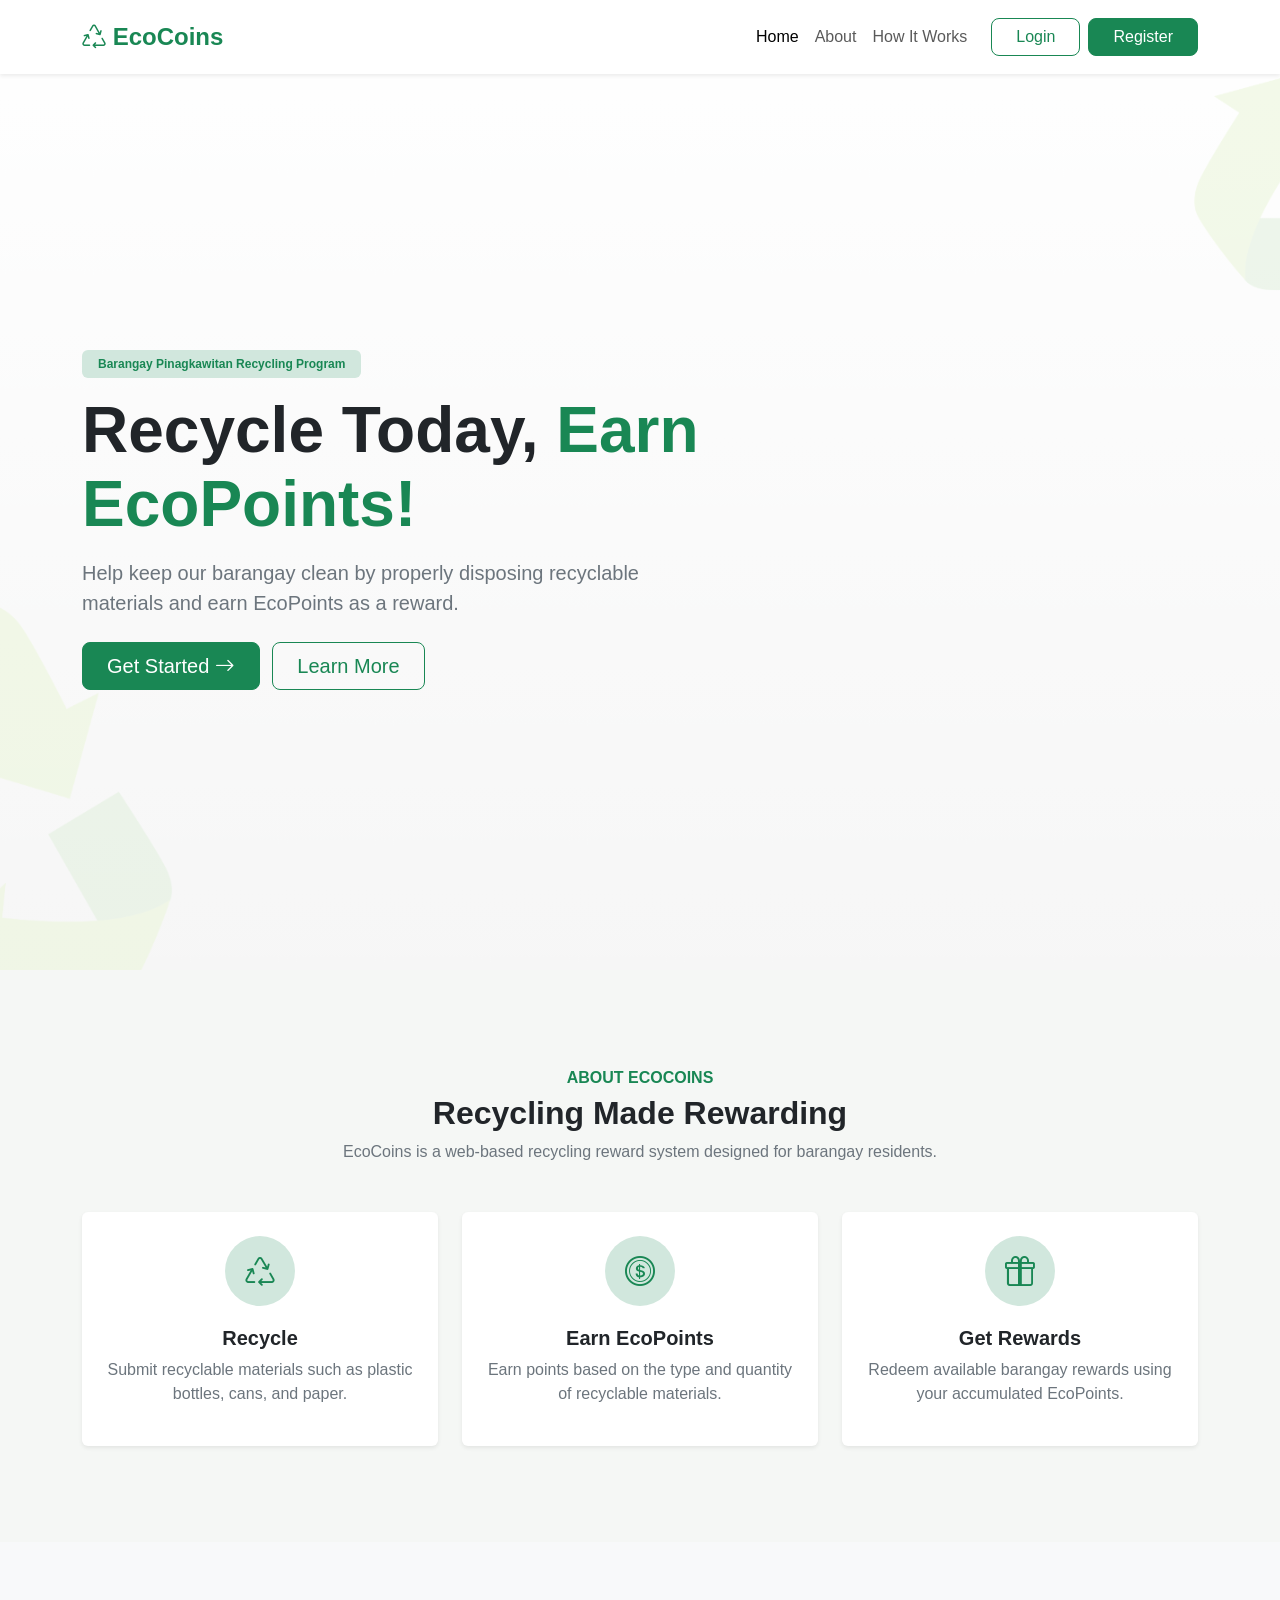
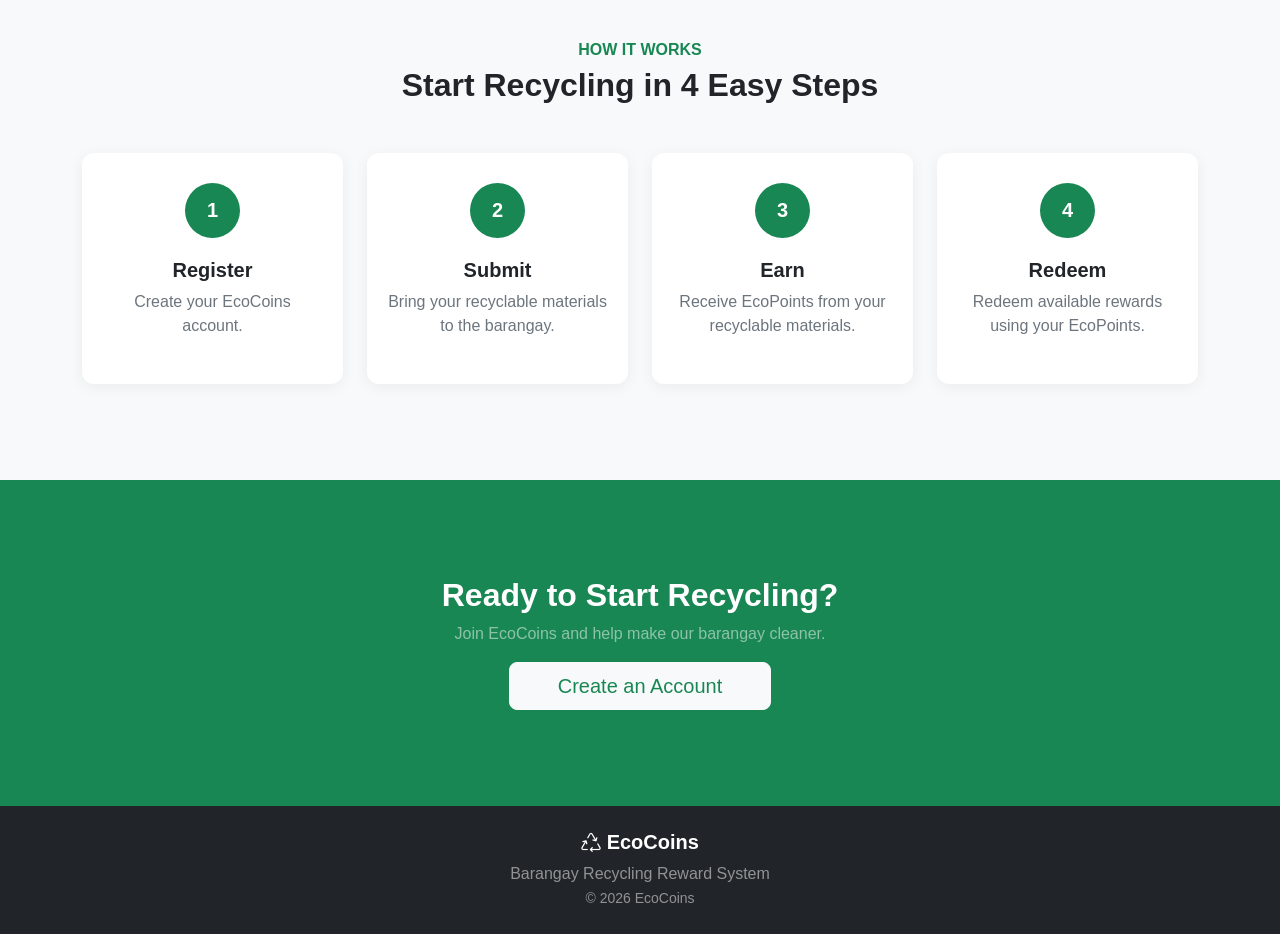
<file: index.html>
<!DOCTYPE html>
<html lang="en">
<head>
    <meta charset="UTF-8">
    <meta name="viewport" content="width=device-width, initial-scale=1.0">

    <title>EcoCoins | Home</title>

    <link
        href="https://cdn.jsdelivr.net/npm/bootstrap@5.3.8/dist/css/bootstrap.min.css"
        rel="stylesheet"
    >

    <link
        rel="stylesheet"
        href="https://cdn.jsdelivr.net/npm/bootstrap-icons@1.11.3/font/bootstrap-icons.min.css"
    >

    <link rel="stylesheet" href="css/style.css">
</head>

<body>

<nav class="navbar navbar-expand-lg bg-white shadow-sm fixed-top">

    <div class="container">

        <a class="navbar-brand fw-bold text-success" href="index.html">
            <i class="bi bi-recycle"></i>
            EcoCoins
        </a>

        <button
            class="navbar-toggler"
            type="button"
            data-bs-toggle="collapse"
            data-bs-target="#navbarNav"
            aria-controls="navbarNav"
            aria-expanded="false"
            aria-label="Toggle navigation"
        >
            <span class="navbar-toggler-icon"></span>
        </button>

        <div class="collapse navbar-collapse" id="navbarNav">

            <ul class="navbar-nav ms-auto align-items-lg-center">

                <li class="nav-item">
                    <a class="nav-link active" href="#home">
                        Home
                    </a>
                </li>

                <li class="nav-item">
                    <a class="nav-link" href="#about">
                        About
                    </a>
                </li>

                <li class="nav-item">
                    <a class="nav-link" href="#how-it-works">
                        How It Works
                    </a>
                </li>

                <li class="nav-item ms-lg-3">
                    <a
                        href="login.html"
                        class="btn btn-outline-success px-4"
                    >
                        Login
                    </a>
                </li>

                <li class="nav-item ms-lg-2 mt-2 mt-lg-0">
                    <a
                        href="register.html"
                        class="btn btn-success px-4"
                    >
                        Register
                    </a>
                </li>

            </ul>

        </div>

    </div>

</nav>


<section id="home" class="hero-section">

    <div class="container">

        <div class="row min-vh-100 align-items-center">

            <div class="col-lg-7 hero-content">

                <span class="badge bg-success-subtle text-success px-3 py-2 mb-3">
                    <i class="bi bi-leaf"></i>
                    Barangay Pinagkawitan Recycling Program
                </span>

                <h1 class="display-3 fw-bold">
                    Recycle Today,
                    <span class="text-success">
                        Earn EcoPoints!
                    </span>
                </h1>

                <p class="lead text-secondary mt-3">
                    Help keep our barangay clean by properly disposing
                    recyclable materials and earn EcoPoints as a reward.
                </p>

                <div class="mt-4">

                    <a
                        href="register.html"
                        class="btn btn-success btn-lg px-4 me-2"
                    >
                        Get Started
                        <i class="bi bi-arrow-right"></i>
                    </a>

                    <a
                        href="#how-it-works"
                        class="btn btn-outline-success btn-lg px-4"
                    >
                        Learn More
                    </a>

                </div>

            </div>

        </div>

    </div>

</section>


<section id="about" class="py-5">

    <div class="container py-5">

        <div class="text-center mb-5">

            <p class="text-success fw-semibold mb-1">
                ABOUT ECOCOINS
            </p>

            <h2 class="fw-bold">
                Recycling Made Rewarding
            </h2>

            <p class="text-secondary mx-auto section-text">
                EcoCoins is a web-based recycling reward system
                designed for barangay residents.
            </p>

        </div>

        <div class="row g-4">

            <div class="col-md-4">

                <div class="card feature-card border-0 shadow-sm h-100">

                    <div class="card-body text-center p-4">

                        <div class="feature-icon">
                            <i class="bi bi-recycle"></i>
                        </div>

                        <h5 class="fw-bold">
                            Recycle
                        </h5>

                        <p class="text-secondary">
                            Submit recyclable materials such as
                            plastic bottles, cans, and paper.
                        </p>

                    </div>

                </div>

            </div>


            <div class="col-md-4">

                <div class="card feature-card border-0 shadow-sm h-100">

                    <div class="card-body text-center p-4">

                        <div class="feature-icon">
                            <i class="bi bi-coin"></i>
                        </div>

                        <h5 class="fw-bold">
                            Earn EcoPoints
                        </h5>

                        <p class="text-secondary">
                            Earn points based on the type and
                            quantity of recyclable materials.
                        </p>

                    </div>

                </div>

            </div>


            <div class="col-md-4">

                <div class="card feature-card border-0 shadow-sm h-100">

                    <div class="card-body text-center p-4">

                        <div class="feature-icon">
                            <i class="bi bi-gift"></i>
                        </div>

                        <h5 class="fw-bold">
                            Get Rewards
                        </h5>

                        <p class="text-secondary">
                            Redeem available barangay rewards
                            using your accumulated EcoPoints.
                        </p>

                    </div>

                </div>

            </div>

        </div>

    </div>

</section>


<section id="how-it-works" class="py-5 bg-light">

    <div class="container py-5">

        <div class="text-center mb-5">

            <p class="text-success fw-semibold mb-1">
                HOW IT WORKS
            </p>

            <h2 class="fw-bold">
                Start Recycling in 4 Easy Steps
            </h2>

        </div>

        <div class="row g-4">

            <div class="col-md-6 col-lg-3">

                <div class="step-card text-center">

                    <div class="step-number">
                        1
                    </div>

                    <h5 class="fw-bold">
                        Register
                    </h5>

                    <p class="text-secondary">
                        Create your EcoCoins account.
                    </p>

                </div>

            </div>


            <div class="col-md-6 col-lg-3">

                <div class="step-card text-center">

                    <div class="step-number">
                        2
                    </div>

                    <h5 class="fw-bold">
                        Submit
                    </h5>

                    <p class="text-secondary">
                        Bring your recyclable materials
                        to the barangay.
                    </p>

                </div>

            </div>


            <div class="col-md-6 col-lg-3">

                <div class="step-card text-center">

                    <div class="step-number">
                        3
                    </div>

                    <h5 class="fw-bold">
                        Earn
                    </h5>

                    <p class="text-secondary">
                        Receive EcoPoints from your
                        recyclable materials.
                    </p>

                </div>

            </div>


            <div class="col-md-6 col-lg-3">

                <div class="step-card text-center">

                    <div class="step-number">
                        4
                    </div>

                    <h5 class="fw-bold">
                        Redeem
                    </h5>

                    <p class="text-secondary">
                        Redeem available rewards
                        using your EcoPoints.
                    </p>

                </div>

            </div>

        </div>

    </div>

</section>


<section class="cta-section py-5">

    <div class="container text-center py-5">

        <h2 class="fw-bold text-white">
            Ready to Start Recycling?
        </h2>

        <p class="text-white-50">
            Join EcoCoins and help make our barangay cleaner.
        </p>

        <a
            href="register.html"
            class="btn btn-light btn-lg px-5"
        >
            Create an Account
        </a>

    </div>

</section>


<footer class="bg-dark text-white py-4">

    <div class="container text-center">

        <h5 class="fw-bold">
            <i class="bi bi-recycle"></i>
            EcoCoins
        </h5>

        <p class="text-white-50 mb-0">
            Barangay Recycling Reward System
        </p>

        <small class="text-white-50">
            © 2026 EcoCoins
        </small>

    </div>

</footer>


<script
    src="https://cdn.jsdelivr.net/npm/bootstrap@5.3.8/dist/js/bootstrap.bundle.min.js">
</script>

</body>
</html>
</file>
<file: css/style.css>
html {
    scroll-behavior: smooth;
}

body {
    font-family: Arial, sans-serif;
    background-color: #f5f7f5;
    margin: 0;
    padding: 0;
}

a {
    text-decoration: none;
}


.navbar {
    padding: 14px 0;
}

.navbar-brand {
    font-size: 1.5rem;
}

.hero-section {
    min-height: 100vh;

    background-image:
        linear-gradient(
            rgba(255, 255, 255, 0.85),
            rgba(255, 255, 255, 0.85)
        ),
        url("../assets/images/Background.png");

    background-size: cover;
    background-position: center;
    background-repeat: no-repeat;

    padding-top: 70px;
}

.hero-content {
    max-width: 700px;
}

.hero-section h1 {
    line-height: 1.15;
}

.section-text {
    max-width: 650px;
}

.feature-card {
    transition: transform 0.3s ease, box-shadow 0.3s ease;
}

.feature-card:hover {
    transform: translateY(-5px);
    box-shadow: 0 10px 25px rgba(0, 0, 0, 0.08) !important;
}

.feature-icon {
    width: 70px;
    height: 70px;

    margin: 0 auto 20px;

    display: flex;
    align-items: center;
    justify-content: center;

    border-radius: 50%;

    background-color: #d1e7dd;
    color: #198754;

    font-size: 30px;
}

.step-card {
    background-color: white;

    padding: 30px 20px;

    border-radius: 12px;

    height: 100%;

    box-shadow: 0 3px 15px rgba(0, 0, 0, 0.06);

    transition: transform 0.3s ease, box-shadow 0.3s ease;
}

.step-card:hover {
    transform: translateY(-5px);

    box-shadow: 0 8px 25px rgba(0, 0, 0, 0.09);
}

.step-number {
    width: 55px;
    height: 55px;

    margin: 0 auto 20px;

    display: flex;
    align-items: center;
    justify-content: center;

    border-radius: 50%;

    background-color: #198754;

    color: white;

    font-weight: bold;

    font-size: 20px;
}

.cta-section {
    background-color: #198754;
}

.cta-section .btn-light {
    color: #198754;
}

.btn {
    border-radius: 8px;
}

.btn-success {
    background-color: #198754;
    border-color: #198754;
}

.btn-success:hover {
    background-color: #157347;
    border-color: #157347;
}

.btn-outline-success:hover {
    background-color: #198754;
    border-color: #198754;
}

.text-success {
    color: #198754 !important;
}


/* AUTHENTICATION PAGE */

.auth-page {
    min-height: 100vh;
    background-color: #f5f7f5;
}

.auth-image-section {
    position: relative;

    min-height: 100vh;

    background-image:
        linear-gradient(
            rgba(25, 135, 84, 0.65),
            rgba(25, 135, 84, 0.65)
        ),
        url("../assets/images/Background.png");

    background-size: cover;
    background-position: center;
    background-repeat: no-repeat;

    display: flex;
    align-items: center;
    justify-content: center;

    overflow: hidden;
}

.auth-overlay {
    display: none;
}

.auth-content {
    position: relative;

    width: 100%;
    max-width: 550px;

    padding: 40px;
}

.auth-card {
    width: 100%;
    max-width: 480px;

    padding: 40px;

    background: #ffffff;

    border-radius: 20px;

    box-shadow:
        0 10px 35px rgba(0, 0, 0, 0.08);
}

.register-card {
    max-width: 520px;
}

.brand-icon {
    width: 65px;
    height: 65px;

    display: flex;
    align-items: center;
    justify-content: center;

    background-color: #198754;

    color: white;

    border-radius: 50%;

    font-size: 30px;
}

.form-label {
    font-weight: 600;
    margin-bottom: 7px;
}

.input-group-text {
    background-color: #f8f9fa;

    border-right: none;

    color: #198754;
}

.form-control {
    min-height: 45px;
}

.input-group .form-control {
    border-left: none;
}

textarea.form-control {
    min-height: 70px;
}

.form-control:focus {
    border-color: #198754;

    box-shadow:
        0 0 0 0.2rem rgba(25, 135, 84, 0.15);
}

label.error {
    display: block;

    width: 100%;

    margin-top: 5px;

    color: #dc3545;

    font-size: 0.875rem;

    font-weight: 400;
}

.form-control.error {
    border-color: #dc3545;
}

.form-control.valid {
    border-color: #198754;
}


/* RESPONSIVE */

@media (max-width: 991.98px) {

    .hero-section {
        text-align: center;
    }

    .hero-section h1 {
        font-size: 2.5rem;
    }

    .hero-content {
        max-width: 700px;
        margin: 0 auto;
    }

    .auth-image-section {
        min-height: 500px;
    }

    .auth-content {
        max-width: 600px;
        padding: 30px 20px;
    }

    .auth-card {
        max-width: 500px;

        margin: 30px auto;

        padding: 30px;
    }

    .navbar-nav {
        padding-top: 10px;
    }

    .navbar-nav .nav-item {
        margin-left: 0 !important;
    }

    .navbar-nav .btn {
        width: 100%;
        margin-top: 5px;
    }
}

@media (max-width: 576px) {

    .hero-section {
        padding-top: 80px;
    }

    .hero-section h1 {
        font-size: 2rem;
    }

    .hero-section .btn {
        width: 100%;
        margin: 5px 0 !important;
    }

    .feature-icon {
        width: 60px;
        height: 60px;

        font-size: 25px;
    }

    .step-card {
        padding: 25px 20px;
    }

    .auth-image-section {
        min-height: 400px;

        background-position: center;
    }

    .auth-content {
        padding: 20px 15px;
    }

    .auth-card {
        padding: 25px 20px;

        border-radius: 15px;

        margin: 20px auto;
    }

    .brand-icon {
        width: 55px;
        height: 55px;

        font-size: 25px;
    }

    .auth-card h2 {
        font-size: 1.5rem;
    }
}
</file>
